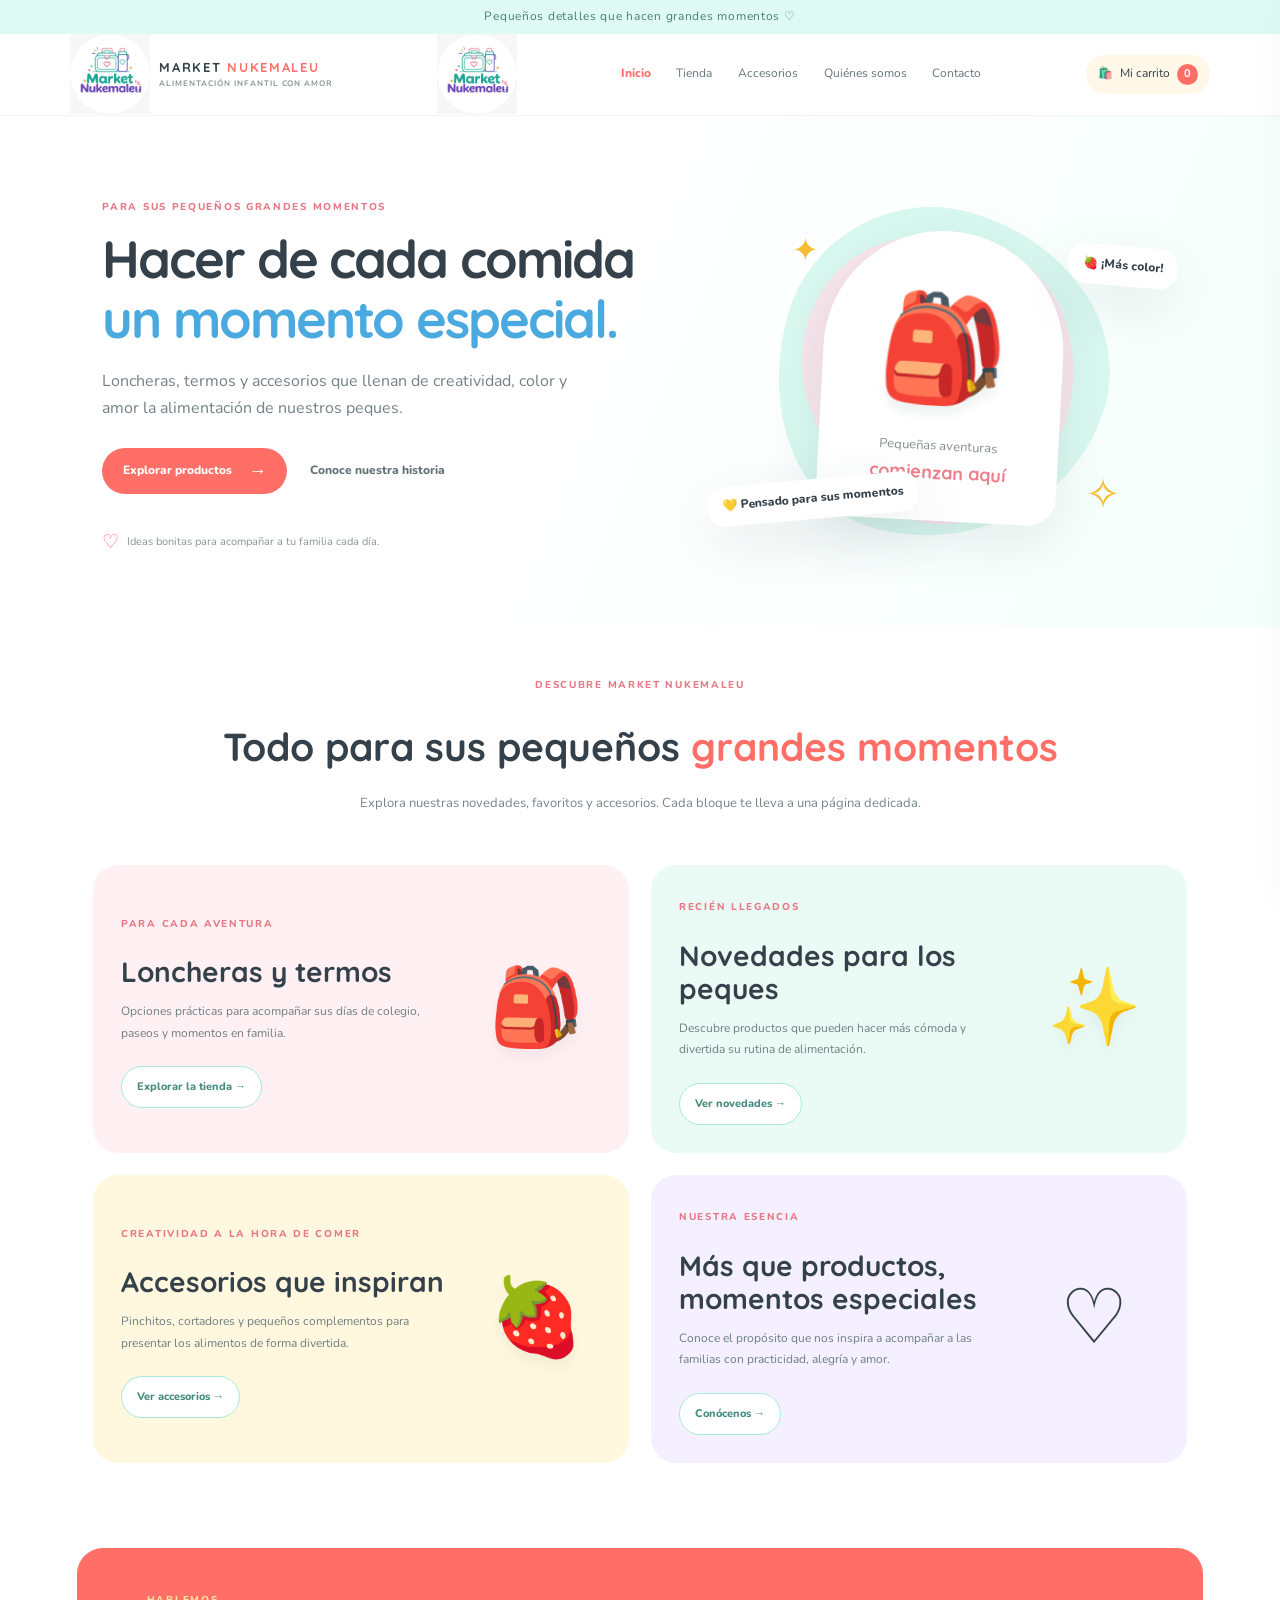
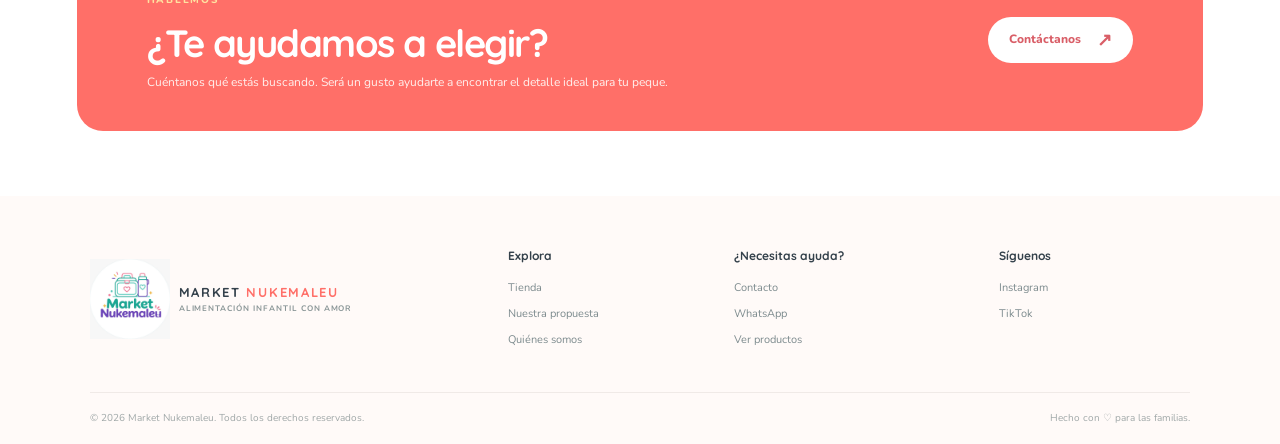
<file: index.html>
<!doctype html>
<html lang="es"><head><meta charset="utf-8"><meta name="viewport" content="width=device-width, initial-scale=1"><meta name="theme-color" content="#a5f5e2"><meta name="description" content="Loncheras, termos y accesorios infantiles para hacer de cada comida un momento especial. Market Nukemaleu."><title>Inicio | Market Nukemaleu</title><link rel="preconnect" href="https://fonts.googleapis.com"><link rel="preconnect" href="https://fonts.gstatic.com" crossorigin><link href="https://fonts.googleapis.com/css2?family=Nunito:wght@400;500;600;700;800&family=Quicksand:wght@500;600;700&display=swap" rel="stylesheet"><link rel="stylesheet" href="styles.css"></head><body>
  <div class="announcement">Pequeños detalles que hacen grandes momentos ♡</div>
  <header class="site-header">
    <a class="brand" href="index.html" aria-label="Market Nukemaleu, inicio"><img class="brand-logo" src="imagenes/Logo%20Market%20Nukemaleu.jpeg" alt="Logo Market Nukemaleu"><span class="brand-name">MARKET <b>NUKEMALEU</b><small>ALIMENTACIÓN INFANTIL CON AMOR</small></span></a>
   <img class="brand-logo" src="imagenes/Logo%20Market%20Nukemaleu.jpeg" alt="Logo Market Nukemaleu">
    <button class="menu-toggle" id="menuToggle" aria-label="Abrir menú" aria-expanded="false">☰</button>
    <nav class="main-nav" id="mainNav">
      <a href="index.html" data-page="index.html">Inicio</a><a href="tienda.html" data-page="tienda.html">Tienda</a><a href="accesorios.html" data-page="accesorios.html">Accesorios</a><a href="quienes-somos.html" data-page="quienes-somos.html">Quiénes somos</a><a href="contacto.html" data-page="contacto.html">Contacto</a>
    </nav>
    <button class="cart-button" id="openCart" aria-label="Abrir carrito"><span aria-hidden="true">🛍️</span><span>Mi carrito</span><b id="cartCount">0</b></button>
  </header>
  <main>
    <section class="hero" id="inicio"><div class="hero-copy"><span class="eyebrow">PARA SUS PEQUEÑOS GRANDES MOMENTOS</span><h1>Hacer de cada comida<br><em>un momento especial.</em></h1><p>Loncheras, termos y accesorios que llenan de creatividad, color y amor la alimentación de nuestros peques.</p><div class="hero-actions"><a class="button button-primary" href="tienda.html">Explorar productos <span>→</span></a><a class="text-link" href="quienes-somos.html">Conoce nuestra historia</a></div><div class="hero-note"><span>♡</span> Ideas bonitas para acompañar a tu familia cada día.</div></div><div class="hero-art"><div class="blob blob-one"></div><div class="blob blob-two"></div><div class="hero-card hero-card-main"><div class="hero-illustration">🎒</div><span>Pequeñas aventuras</span><strong>comienzan aquí</strong></div><div class="floating-tag tag-top">🍓 ¡Más color!</div><div class="floating-tag tag-bottom">💛 Pensado para sus momentos</div><span class="sparkle sparkle-one">✦</span><span class="sparkle sparkle-two">✧</span></div></section>
    <section class="home-widgets-intro"><span class="eyebrow">DESCUBRE MARKET NUKEMALEU</span><h2>Todo para sus pequeños <em>grandes momentos</em></h2><p>Explora nuestras novedades, favoritos y accesorios. Cada bloque te lleva a una página dedicada.</p></section>
    <section id="homeWidgets" class="home-widgets" aria-live="polite"></section>
    <section class="contact-section"><div><span class="eyebrow">HABLEMOS</span><h2>¿Te ayudamos a elegir?</h2><p>Cuéntanos qué estás buscando. Será un gusto ayudarte a encontrar el detalle ideal para tu peque.</p></div><a class="button button-light" href="contacto.html">Contáctanos <span>↗</span></a></section>
  </main>
  <footer class="site-footer">
    <div class="footer-main">
     <a class="brand" href="index.html" aria-label="Market Nukemaleu, inicio"><img class="brand-logo" src="imagenes/Logo%20Market%20Nukemaleu.jpeg" alt="Logo Market Nukemaleu"><span class="brand-name">MARKET <b>NUKEMALEU</b><small>ALIMENTACIÓN INFANTIL CON AMOR</small></span></a>
      <div><h3>Explora</h3><a href="tienda.html">Tienda</a><a href="quienes-somos.html">Nuestra propuesta</a><a href="quienes-somos.html">Quiénes somos</a></div>
      <div><h3>¿Necesitas ayuda?</h3><a href="contacto.html">Contacto</a><a href="https://wa.me/573052443283" target="_blank" rel="noopener">WhatsApp</a><a href="tienda.html">Ver productos</a></div>
      <div><h3>Síguenos</h3><a href="https://www.instagram.com/market_nukemaleu/" target="_blank" rel="noopener">Instagram</a><a href="https://www.tiktok.com/" target="_blank" rel="noopener">TikTok</a></div>
    </div>
    <div class="footer-bottom"><span>© <span id="year"></span> Market Nukemaleu. Todos los derechos reservados.</span><span>Hecho con ♡ para las familias.</span></div>
  </footer>


  <div class="cart-backdrop" id="cartBackdrop"></div>
  <aside class="cart-drawer" id="cartDrawer" aria-label="Carrito de compras" aria-hidden="true">
    <div class="cart-header"><div><span class="eyebrow">TU SELECCIÓN</span><h2>Mi carrito <span id="drawerCount">(0)</span></h2></div><button id="closeCart" class="close-cart" aria-label="Cerrar carrito">×</button></div>
    <div id="cartItems" class="cart-items"></div>
    <div class="cart-footer"><div class="cart-total"><span>Total estimado</span><strong id="cartTotal">$0</strong></div><p>El envío se confirma según tu ubicación. El pedido se revisará por WhatsApp antes del pago.</p><button id="checkoutButton" class="button button-primary checkout-button">Continuar por WhatsApp <span>↗</span></button><button id="continueShopping" class="continue-button">Seguir mirando productos</button></div>
  </aside>
  <div class="toast" id="toast" role="status"></div>

  <script src="catalog.js"></script><script src="home-widgets.js"></script><script src="app.js"></script></body></html>
</file>
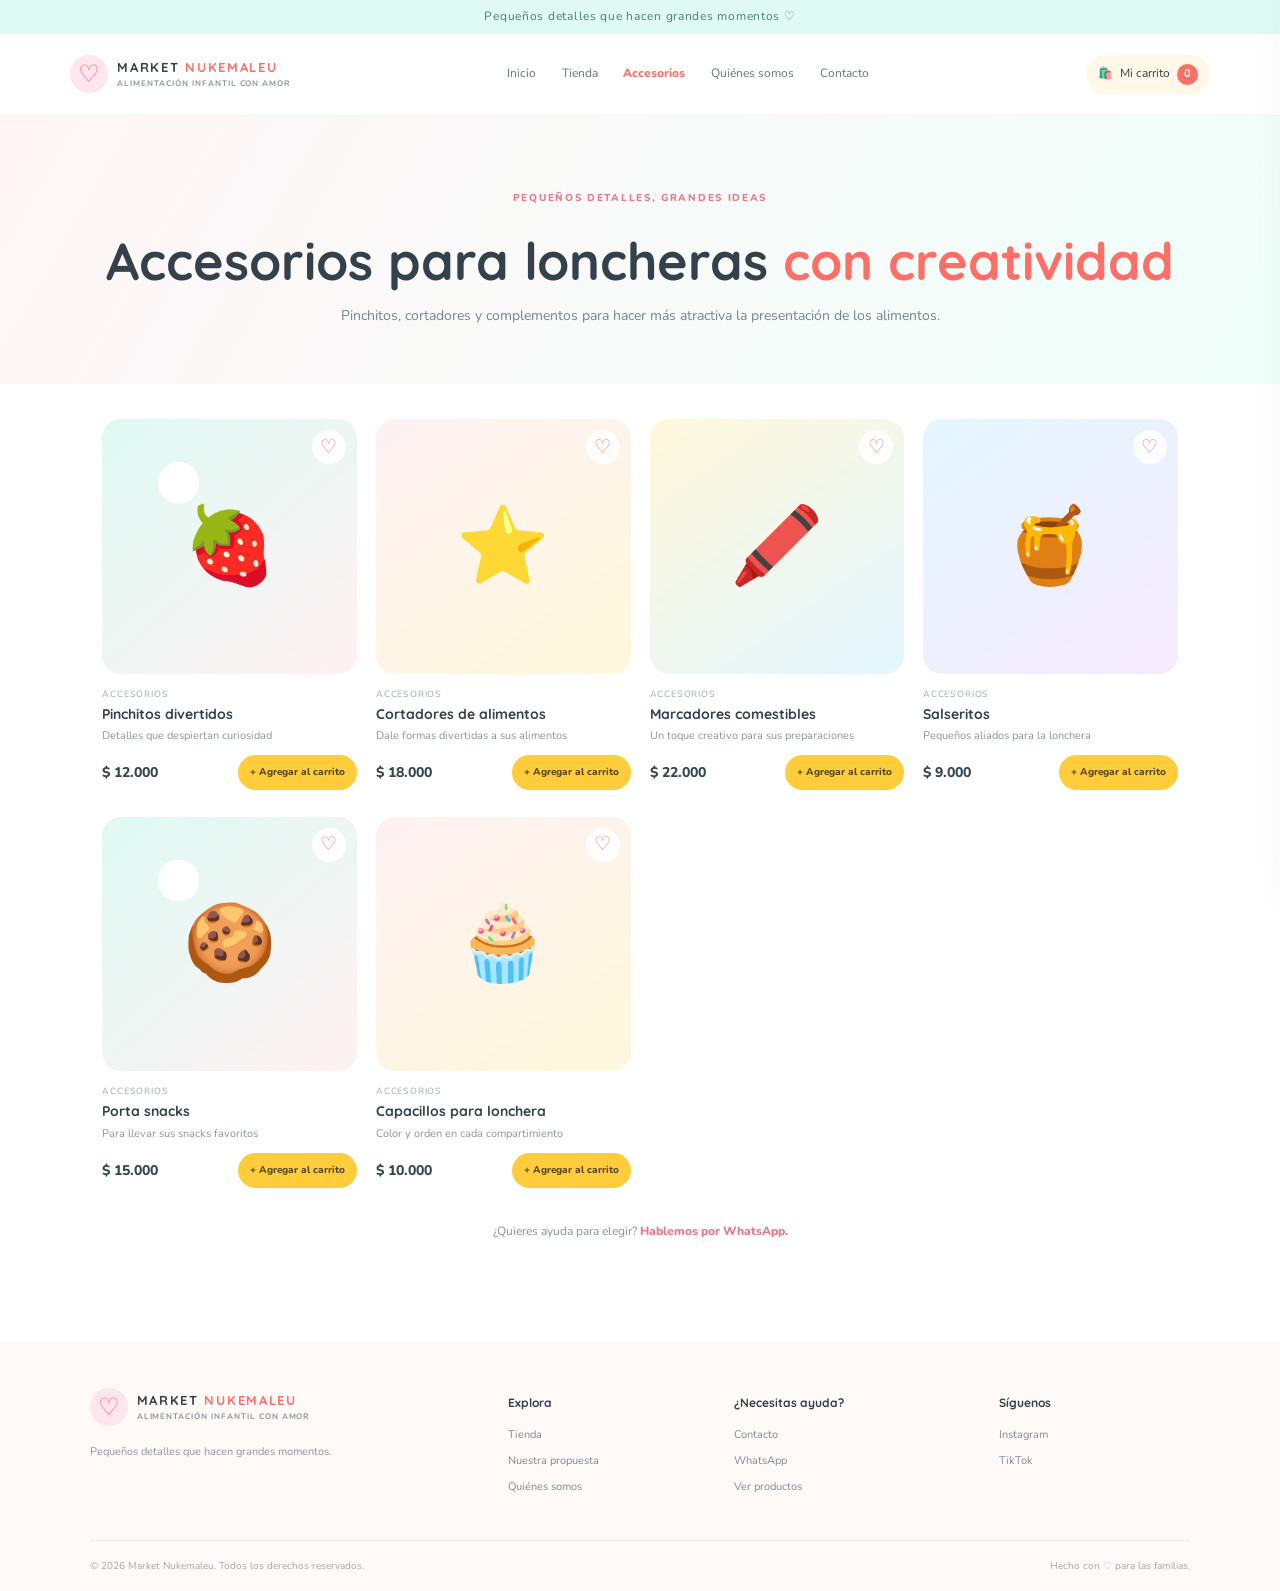
<file: accesorios.html>
<!doctype html>
<html lang="es"><head><meta charset="utf-8"><meta name="viewport" content="width=device-width, initial-scale=1"><meta name="theme-color" content="#a5f5e2"><meta name="description" content="Loncheras, termos y accesorios infantiles para hacer de cada comida un momento especial. Market Nukemaleu."><title>Accesorios | Market Nukemaleu</title><link rel="preconnect" href="https://fonts.googleapis.com"><link rel="preconnect" href="https://fonts.gstatic.com" crossorigin><link href="https://fonts.googleapis.com/css2?family=Nunito:wght@400;500;600;700;800&family=Quicksand:wght@500;600;700&display=swap" rel="stylesheet"><link rel="stylesheet" href="styles.css"></head><body data-page="accessories">
  <div class="announcement">Pequeños detalles que hacen grandes momentos ♡</div>
  <header class="site-header">
    <a class="brand" href="index.html" aria-label="Market Nukemaleu, inicio"><span class="brand-mark">♡</span><span class="brand-name">MARKET <b>NUKEMALEU</b><small>ALIMENTACIÓN INFANTIL CON AMOR</small></span></a>
    <button class="menu-toggle" id="menuToggle" aria-label="Abrir menú" aria-expanded="false">☰</button>
    <nav class="main-nav" id="mainNav">
      <a href="index.html" data-page="index.html">Inicio</a><a href="tienda.html" data-page="tienda.html">Tienda</a><a href="accesorios.html" data-page="accesorios.html">Accesorios</a><a href="quienes-somos.html" data-page="quienes-somos.html">Quiénes somos</a><a href="contacto.html" data-page="contacto.html">Contacto</a>
    </nav>
    <button class="cart-button" id="openCart" aria-label="Abrir carrito"><span aria-hidden="true">🛍️</span><span>Mi carrito</span><b id="cartCount">0</b></button>
  </header>
  <main>
    <section class="page-banner"><span class="eyebrow">PEQUEÑOS DETALLES, GRANDES IDEAS</span><h1>Accesorios para loncheras <em>con creatividad</em></h1><p>Pinchitos, cortadores y complementos para hacer más atractiva la presentación de los alimentos.</p></section>
    <section class="section shop-section"><div class="product-grid" id="productGrid" aria-live="polite"></div><p class="catalog-note">¿Quieres ayuda para elegir? <a href="contacto.html">Hablemos por WhatsApp.</a></p></section>
  </main>
  <footer class="site-footer">
    <div class="footer-main">
      <div class="footer-brand"><a class="brand" href="index.html"><span class="brand-mark">♡</span><span class="brand-name">MARKET <b>NUKEMALEU</b><small>ALIMENTACIÓN INFANTIL CON AMOR</small></span></a><p>Pequeños detalles que hacen grandes momentos.</p></div>
      <div><h3>Explora</h3><a href="tienda.html">Tienda</a><a href="quienes-somos.html">Nuestra propuesta</a><a href="quienes-somos.html">Quiénes somos</a></div>
      <div><h3>¿Necesitas ayuda?</h3><a href="contacto.html">Contacto</a><a href="https://wa.me/573052443283" target="_blank" rel="noopener">WhatsApp</a><a href="tienda.html">Ver productos</a></div>
      <div><h3>Síguenos</h3><a href="https://www.instagram.com/market_nukemaleu/" target="_blank" rel="noopener">Instagram</a><a href="https://www.tiktok.com/" target="_blank" rel="noopener">TikTok</a></div>
    </div>
    <div class="footer-bottom"><span>© <span id="year"></span> Market Nukemaleu. Todos los derechos reservados.</span><span>Hecho con ♡ para las familias.</span></div>
  </footer>


  <div class="cart-backdrop" id="cartBackdrop"></div>
  <aside class="cart-drawer" id="cartDrawer" aria-label="Carrito de compras" aria-hidden="true">
    <div class="cart-header"><div><span class="eyebrow">TU SELECCIÓN</span><h2>Mi carrito <span id="drawerCount">(0)</span></h2></div><button id="closeCart" class="close-cart" aria-label="Cerrar carrito">×</button></div>
    <div id="cartItems" class="cart-items"></div>
    <div class="cart-footer"><div class="cart-total"><span>Total estimado</span><strong id="cartTotal">$0</strong></div><p>El envío se confirma según tu ubicación. El pedido se revisará por WhatsApp antes del pago.</p><button id="checkoutButton" class="button button-primary checkout-button">Continuar por WhatsApp <span>↗</span></button><button id="continueShopping" class="continue-button">Seguir mirando productos</button></div>
  </aside>
  <div class="toast" id="toast" role="status"></div>

  <script src="catalog.js"></script><script src="home-widgets.js"></script><script src="app.js"></script></body></html>
</file>
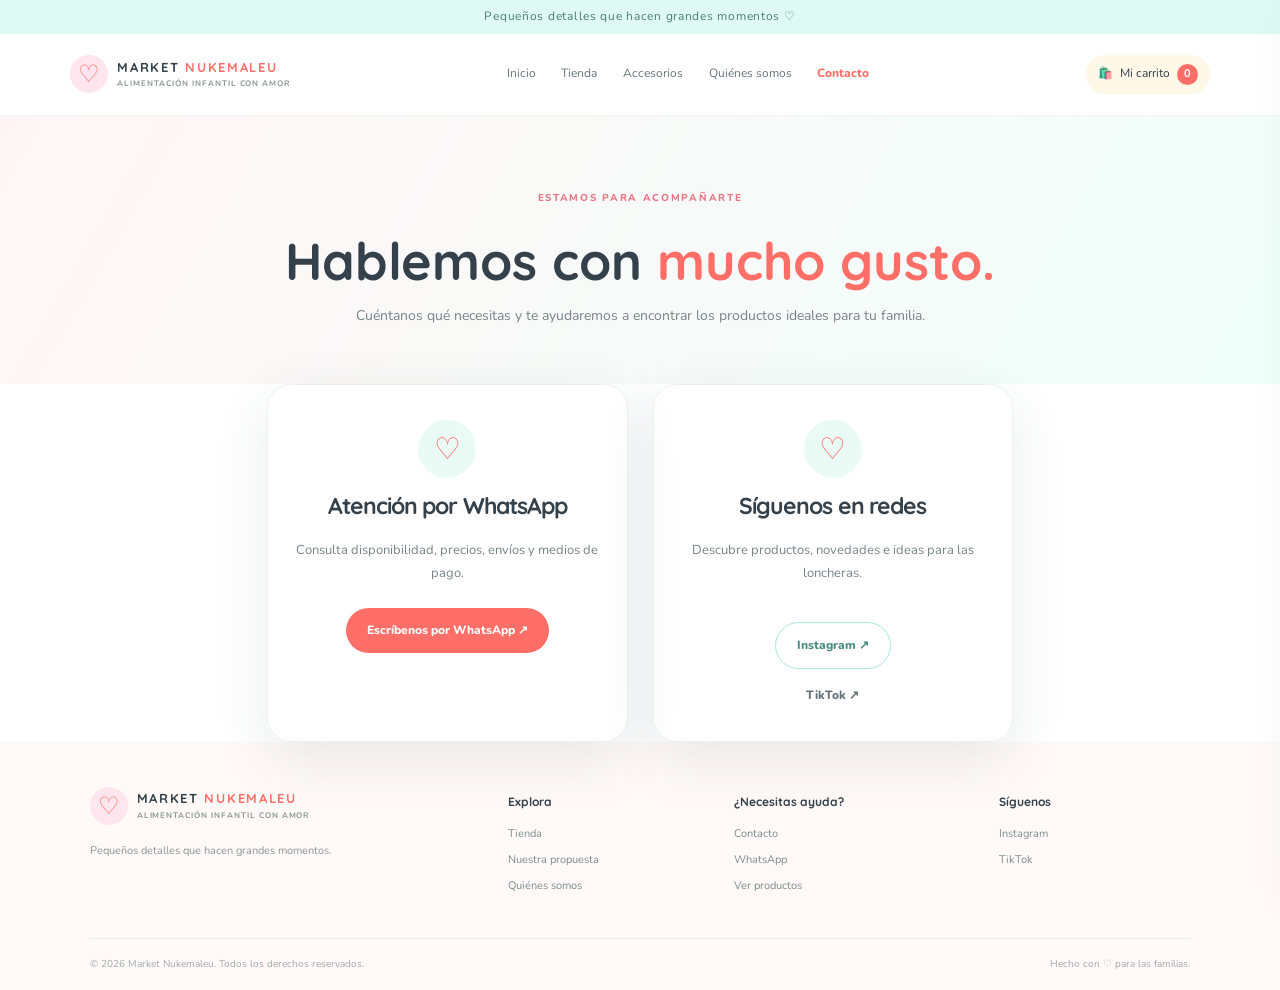
<file: contacto.html>
<!doctype html>
<html lang="es"><head><meta charset="utf-8"><meta name="viewport" content="width=device-width, initial-scale=1"><meta name="theme-color" content="#a5f5e2"><meta name="description" content="Loncheras, termos y accesorios infantiles para hacer de cada comida un momento especial. Market Nukemaleu."><title>Contacto | Market Nukemaleu</title><link rel="preconnect" href="https://fonts.googleapis.com"><link rel="preconnect" href="https://fonts.gstatic.com" crossorigin><link href="https://fonts.googleapis.com/css2?family=Nunito:wght@400;500;600;700;800&family=Quicksand:wght@500;600;700&display=swap" rel="stylesheet"><link rel="stylesheet" href="styles.css"></head><body>
  <div class="announcement">Pequeños detalles que hacen grandes momentos ♡</div>
  <header class="site-header">
    <a class="brand" href="index.html" aria-label="Market Nukemaleu, inicio"><span class="brand-mark">♡</span><span class="brand-name">MARKET <b>NUKEMALEU</b><small>ALIMENTACIÓN INFANTIL CON AMOR</small></span></a>
    <button class="menu-toggle" id="menuToggle" aria-label="Abrir menú" aria-expanded="false">☰</button>
    <nav class="main-nav" id="mainNav">
      <a href="index.html" data-page="index.html">Inicio</a><a href="tienda.html" data-page="tienda.html">Tienda</a><a href="accesorios.html" data-page="accesorios.html">Accesorios</a><a href="quienes-somos.html" data-page="quienes-somos.html">Quiénes somos</a><a href="contacto.html" data-page="contacto.html">Contacto</a>
    </nav>
    <button class="cart-button" id="openCart" aria-label="Abrir carrito"><span aria-hidden="true">🛍️</span><span>Mi carrito</span><b id="cartCount">0</b></button>
  </header>
  <main>
    <section class="page-banner"><span class="eyebrow">ESTAMOS PARA ACOMPAÑARTE</span><h1>Hablemos con <em>mucho gusto.</em></h1><p>Cuéntanos qué necesitas y te ayudaremos a encontrar los productos ideales para tu familia.</p></section>
    <section class="contact-page section"><div class="contact-card"><div class="contact-icon">♡</div><h2>Atención por WhatsApp</h2><p>Consulta disponibilidad, precios, envíos y medios de pago.</p><a class="button button-primary" href="https://wa.me/573052443283?text=Hola%20Market%20Nukemaleu%2C%20quiero%20informaci%C3%B3n%20sobre%20sus%20productos." target="_blank" rel="noopener">Escríbenos por WhatsApp ↗</a></div><div class="contact-card"><div class="contact-icon">♡</div><h2>Síguenos en redes</h2><p>Descubre productos, novedades e ideas para las loncheras.</p><a class="button button-outline" href="https://www.instagram.com/market_nukemaleu/" target="_blank" rel="noopener">Instagram ↗</a><a class="text-link" href="https://www.tiktok.com/" target="_blank" rel="noopener">TikTok ↗</a></div></section>
  </main>
  <footer class="site-footer">
    <div class="footer-main">
      <div class="footer-brand"><a class="brand" href="index.html"><span class="brand-mark">♡</span><span class="brand-name">MARKET <b>NUKEMALEU</b><small>ALIMENTACIÓN INFANTIL CON AMOR</small></span></a><p>Pequeños detalles que hacen grandes momentos.</p></div>
      <div><h3>Explora</h3><a href="tienda.html">Tienda</a><a href="quienes-somos.html">Nuestra propuesta</a><a href="quienes-somos.html">Quiénes somos</a></div>
      <div><h3>¿Necesitas ayuda?</h3><a href="contacto.html">Contacto</a><a href="https://wa.me/573052443283" target="_blank" rel="noopener">WhatsApp</a><a href="tienda.html">Ver productos</a></div>
      <div><h3>Síguenos</h3><a href="https://www.instagram.com/market_nukemaleu/" target="_blank" rel="noopener">Instagram</a><a href="https://www.tiktok.com/" target="_blank" rel="noopener">TikTok</a></div>
    </div>
    <div class="footer-bottom"><span>© <span id="year"></span> Market Nukemaleu. Todos los derechos reservados.</span><span>Hecho con ♡ para las familias.</span></div>
  </footer>


  <div class="cart-backdrop" id="cartBackdrop"></div>
  <aside class="cart-drawer" id="cartDrawer" aria-label="Carrito de compras" aria-hidden="true">
    <div class="cart-header"><div><span class="eyebrow">TU SELECCIÓN</span><h2>Mi carrito <span id="drawerCount">(0)</span></h2></div><button id="closeCart" class="close-cart" aria-label="Cerrar carrito">×</button></div>
    <div id="cartItems" class="cart-items"></div>
    <div class="cart-footer"><div class="cart-total"><span>Total estimado</span><strong id="cartTotal">$0</strong></div><p>El envío se confirma según tu ubicación. El pedido se revisará por WhatsApp antes del pago.</p><button id="checkoutButton" class="button button-primary checkout-button">Continuar por WhatsApp <span>↗</span></button><button id="continueShopping" class="continue-button">Seguir mirando productos</button></div>
  </aside>
  <div class="toast" id="toast" role="status"></div>

  <script src="catalog.js"></script><script src="home-widgets.js"></script><script src="app.js"></script></body></html>
</file>
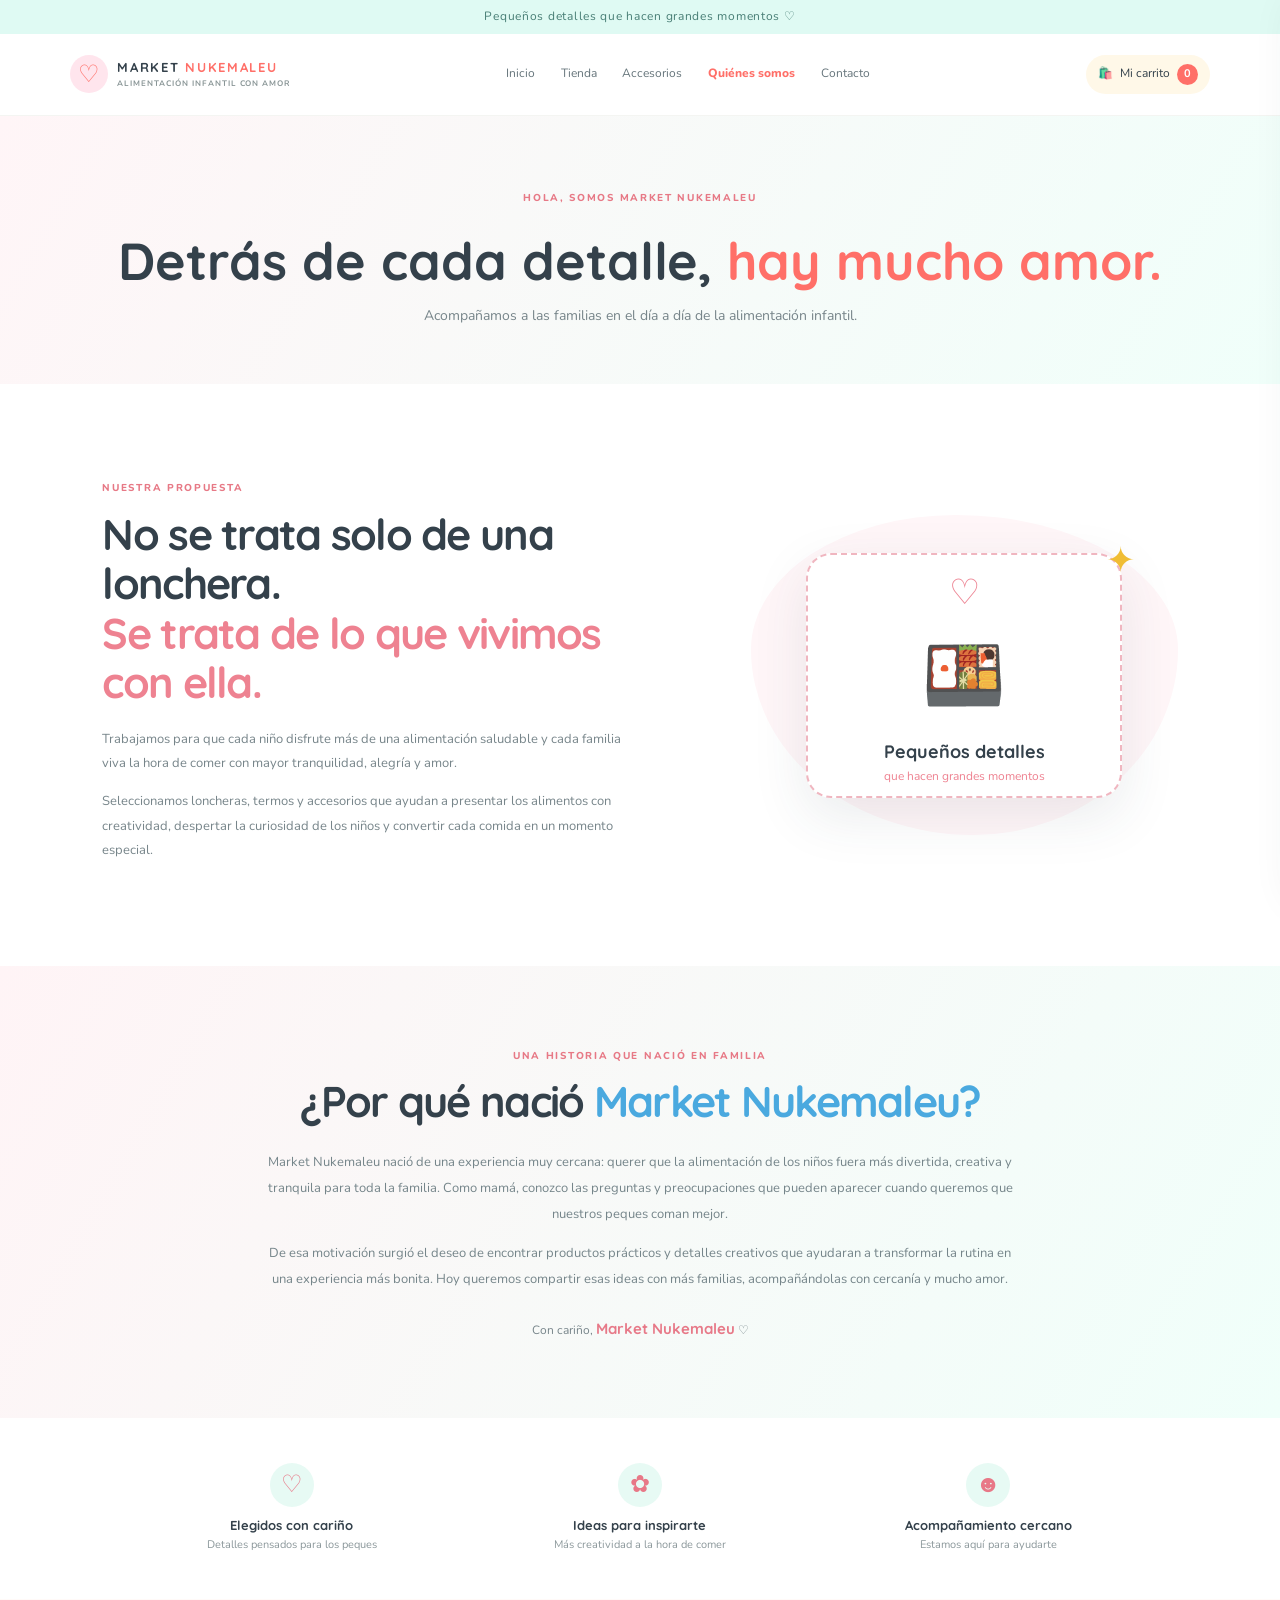
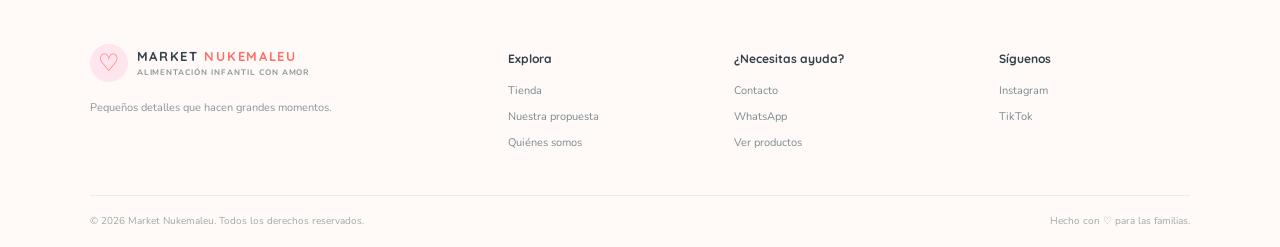
<file: quienes-somos.html>
<!doctype html>
<html lang="es"><head><meta charset="utf-8"><meta name="viewport" content="width=device-width, initial-scale=1"><meta name="theme-color" content="#a5f5e2"><meta name="description" content="Loncheras, termos y accesorios infantiles para hacer de cada comida un momento especial. Market Nukemaleu."><title>Quiénes somos | Market Nukemaleu</title><link rel="preconnect" href="https://fonts.googleapis.com"><link rel="preconnect" href="https://fonts.gstatic.com" crossorigin><link href="https://fonts.googleapis.com/css2?family=Nunito:wght@400;500;600;700;800&family=Quicksand:wght@500;600;700&display=swap" rel="stylesheet"><link rel="stylesheet" href="styles.css"></head><body>
  <div class="announcement">Pequeños detalles que hacen grandes momentos ♡</div>
  <header class="site-header">
    <a class="brand" href="index.html" aria-label="Market Nukemaleu, inicio"><span class="brand-mark">♡</span><span class="brand-name">MARKET <b>NUKEMALEU</b><small>ALIMENTACIÓN INFANTIL CON AMOR</small></span></a>
    <button class="menu-toggle" id="menuToggle" aria-label="Abrir menú" aria-expanded="false">☰</button>
    <nav class="main-nav" id="mainNav">
      <a href="index.html" data-page="index.html">Inicio</a><a href="tienda.html" data-page="tienda.html">Tienda</a><a href="accesorios.html" data-page="accesorios.html">Accesorios</a><a href="quienes-somos.html" data-page="quienes-somos.html">Quiénes somos</a><a href="contacto.html" data-page="contacto.html">Contacto</a>
    </nav>
    <button class="cart-button" id="openCart" aria-label="Abrir carrito"><span aria-hidden="true">🛍️</span><span>Mi carrito</span><b id="cartCount">0</b></button>
  </header>
  <main>
    <section class="page-banner"><span class="eyebrow">HOLA, SOMOS MARKET NUKEMALEU</span><h1>Detrás de cada detalle, <em>hay mucho amor.</em></h1><p>Acompañamos a las familias en el día a día de la alimentación infantil.</p></section>
    <section class="about-section section"><div class="about-copy"><span class="eyebrow">NUESTRA PROPUESTA</span><h2>No se trata solo de una lonchera.<br><em>Se trata de lo que vivimos con ella.</em></h2><p>Trabajamos para que cada niño disfrute más de una alimentación saludable y cada familia viva la hora de comer con mayor tranquilidad, alegría y amor.</p><p>Seleccionamos loncheras, termos y accesorios que ayudan a presentar los alimentos con creatividad, despertar la curiosidad de los niños y convertir cada comida en un momento especial.</p></div><div class="about-visual"><div class="about-frame"><span class="about-heart">♡</span><span class="about-emoji">🍱</span><h3>Pequeños detalles</h3><p>que hacen grandes momentos</p></div><span class="mini-star">✦</span></div></section>
    <section class="story-section"><div class="story-inner"><span class="eyebrow">UNA HISTORIA QUE NACIÓ EN FAMILIA</span><h2>¿Por qué nació <em>Market Nukemaleu?</em></h2><p>Market Nukemaleu nació de una experiencia muy cercana: querer que la alimentación de los niños fuera más divertida, creativa y tranquila para toda la familia. Como mamá, conozco las preguntas y preocupaciones que pueden aparecer cuando queremos que nuestros peques coman mejor.</p><p>De esa motivación surgió el deseo de encontrar productos prácticos y detalles creativos que ayudaran a transformar la rutina en una experiencia más bonita. Hoy queremos compartir esas ideas con más familias, acompañándolas con cercanía y mucho amor.</p><div class="story-signature">Con cariño, <strong>Market Nukemaleu</strong> ♡</div></div></section>
    <section class="promise-row"><div><span>♡</span><b>Elegidos con cariño</b><small>Detalles pensados para los peques</small></div><div><span>✿</span><b>Ideas para inspirarte</b><small>Más creatividad a la hora de comer</small></div><div><span>☻</span><b>Acompañamiento cercano</b><small>Estamos aquí para ayudarte</small></div></section>
  </main>
  <footer class="site-footer">
    <div class="footer-main">
      <div class="footer-brand"><a class="brand" href="index.html"><span class="brand-mark">♡</span><span class="brand-name">MARKET <b>NUKEMALEU</b><small>ALIMENTACIÓN INFANTIL CON AMOR</small></span></a><p>Pequeños detalles que hacen grandes momentos.</p></div>
      <div><h3>Explora</h3><a href="tienda.html">Tienda</a><a href="quienes-somos.html">Nuestra propuesta</a><a href="quienes-somos.html">Quiénes somos</a></div>
      <div><h3>¿Necesitas ayuda?</h3><a href="contacto.html">Contacto</a><a href="https://wa.me/573052443283" target="_blank" rel="noopener">WhatsApp</a><a href="tienda.html">Ver productos</a></div>
      <div><h3>Síguenos</h3><a href="https://www.instagram.com/market_nukemaleu/" target="_blank" rel="noopener">Instagram</a><a href="https://www.tiktok.com/" target="_blank" rel="noopener">TikTok</a></div>
    </div>
    <div class="footer-bottom"><span>© <span id="year"></span> Market Nukemaleu. Todos los derechos reservados.</span><span>Hecho con ♡ para las familias.</span></div>
  </footer>


  <div class="cart-backdrop" id="cartBackdrop"></div>
  <aside class="cart-drawer" id="cartDrawer" aria-label="Carrito de compras" aria-hidden="true">
    <div class="cart-header"><div><span class="eyebrow">TU SELECCIÓN</span><h2>Mi carrito <span id="drawerCount">(0)</span></h2></div><button id="closeCart" class="close-cart" aria-label="Cerrar carrito">×</button></div>
    <div id="cartItems" class="cart-items"></div>
    <div class="cart-footer"><div class="cart-total"><span>Total estimado</span><strong id="cartTotal">$0</strong></div><p>El envío se confirma según tu ubicación. El pedido se revisará por WhatsApp antes del pago.</p><button id="checkoutButton" class="button button-primary checkout-button">Continuar por WhatsApp <span>↗</span></button><button id="continueShopping" class="continue-button">Seguir mirando productos</button></div>
  </aside>
  <div class="toast" id="toast" role="status"></div>

  <script src="catalog.js"></script><script src="home-widgets.js"></script><script src="app.js"></script></body></html>
</file>
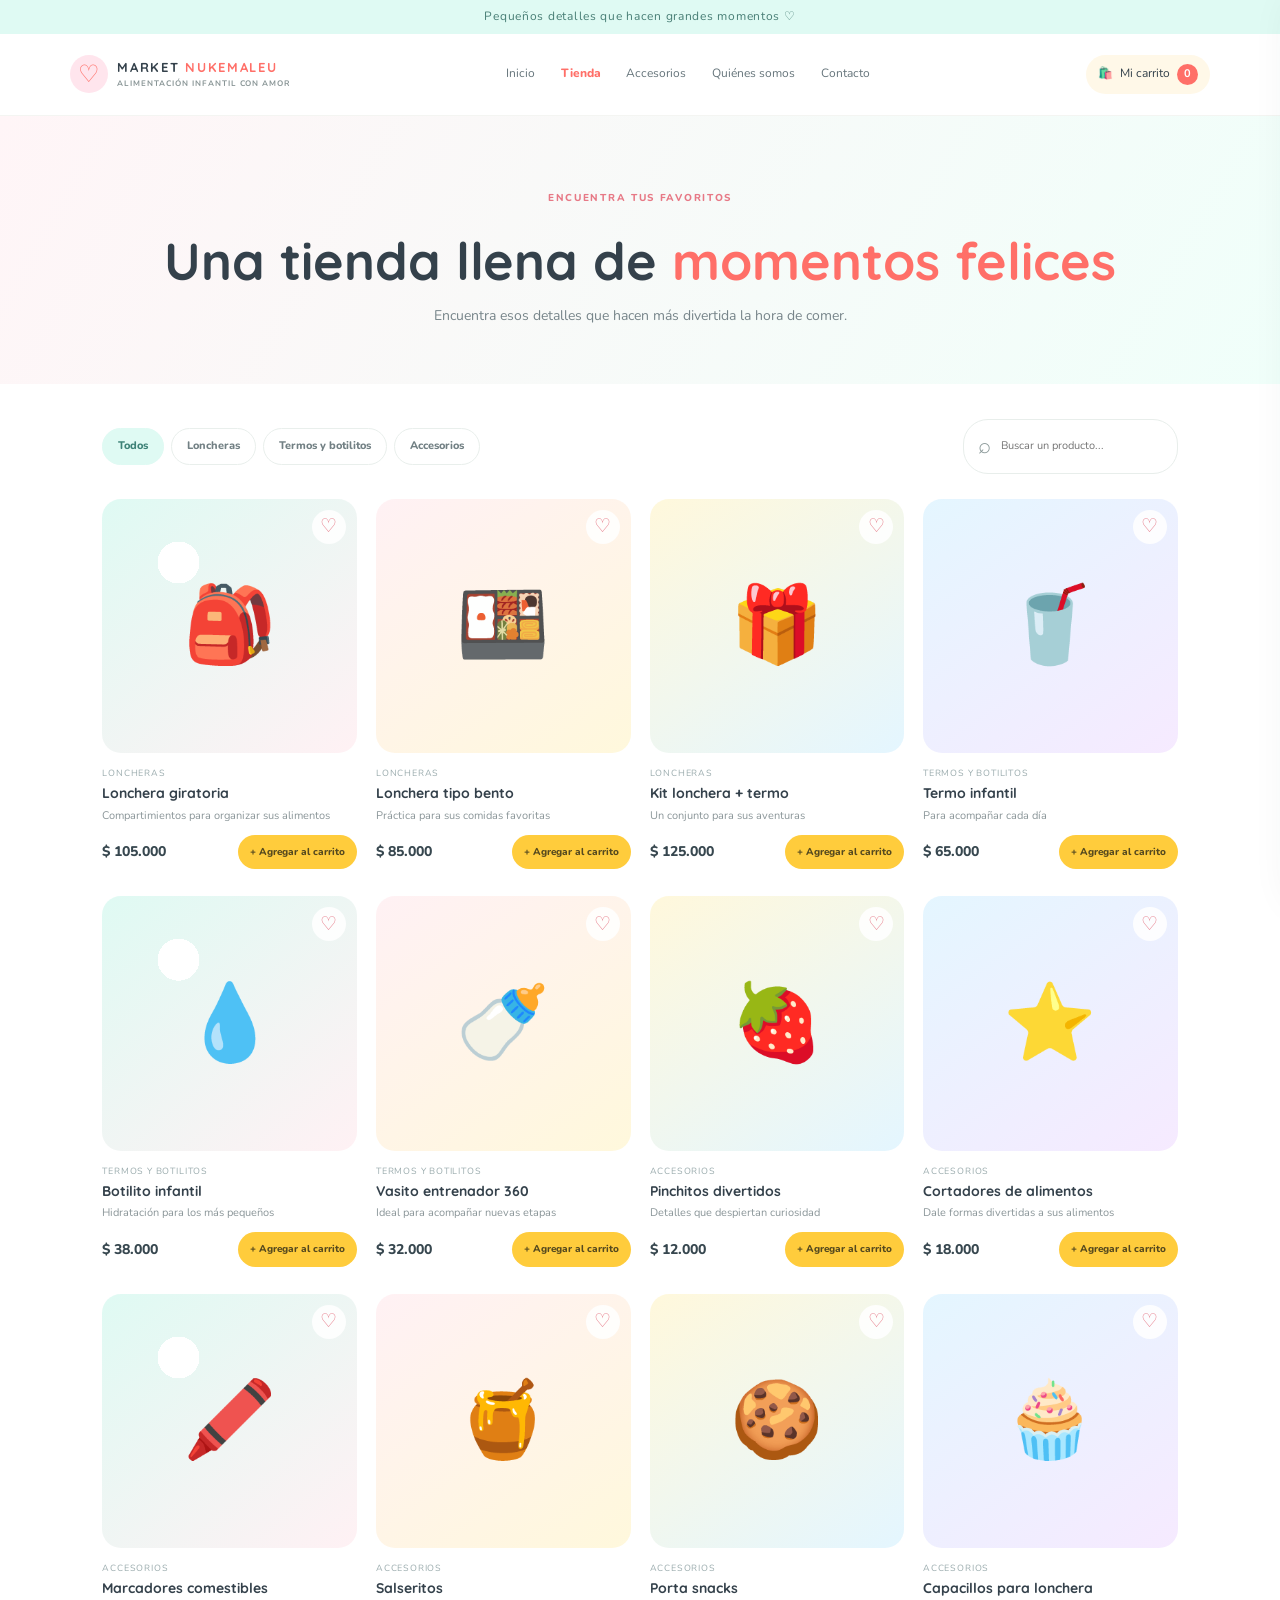
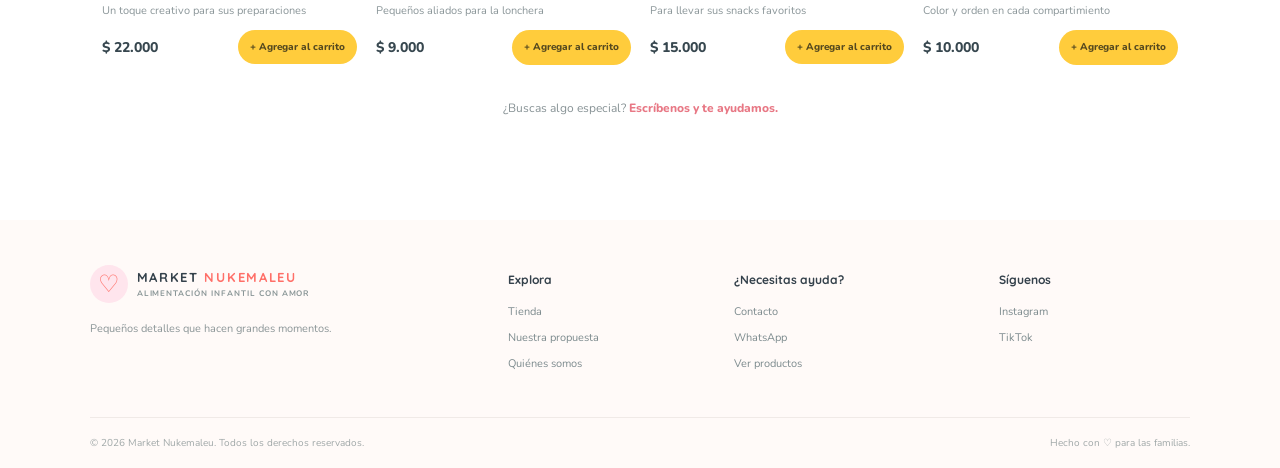
<file: tienda.html>
<!doctype html>
<html lang="es"><head><meta charset="utf-8"><meta name="viewport" content="width=device-width, initial-scale=1"><meta name="theme-color" content="#a5f5e2"><meta name="description" content="Loncheras, termos y accesorios infantiles para hacer de cada comida un momento especial. Market Nukemaleu."><title>Tienda | Market Nukemaleu</title><link rel="preconnect" href="https://fonts.googleapis.com"><link rel="preconnect" href="https://fonts.gstatic.com" crossorigin><link href="https://fonts.googleapis.com/css2?family=Nunito:wght@400;500;600;700;800&family=Quicksand:wght@500;600;700&display=swap" rel="stylesheet"><link rel="stylesheet" href="styles.css"></head><body data-page="shop">
  <div class="announcement">Pequeños detalles que hacen grandes momentos ♡</div>
  <header class="site-header">
    <a class="brand" href="index.html" aria-label="Market Nukemaleu, inicio"><span class="brand-mark">♡</span><span class="brand-name">MARKET <b>NUKEMALEU</b><small>ALIMENTACIÓN INFANTIL CON AMOR</small></span></a>
    <button class="menu-toggle" id="menuToggle" aria-label="Abrir menú" aria-expanded="false">☰</button>
    <nav class="main-nav" id="mainNav">
      <a href="index.html" data-page="index.html">Inicio</a><a href="tienda.html" data-page="tienda.html">Tienda</a><a href="accesorios.html" data-page="accesorios.html">Accesorios</a><a href="quienes-somos.html" data-page="quienes-somos.html">Quiénes somos</a><a href="contacto.html" data-page="contacto.html">Contacto</a>
    </nav>
    <button class="cart-button" id="openCart" aria-label="Abrir carrito"><span aria-hidden="true">🛍️</span><span>Mi carrito</span><b id="cartCount">0</b></button>
  </header>
  <main>
    <section class="page-banner"><span class="eyebrow">ENCUENTRA TUS FAVORITOS</span><h1>Una tienda llena de <em>momentos felices</em></h1><p>Encuentra esos detalles que hacen más divertida la hora de comer.</p></section>
    <section class="section shop-section"><div class="shop-tools"><div class="filter-tabs" id="categoryFilters"><button class="filter active" data-category="Todos">Todos</button><button class="filter" data-category="Loncheras">Loncheras</button><button class="filter" data-category="Termos y botilitos">Termos y botilitos</button><button class="filter" data-category="Accesorios">Accesorios</button></div><label class="search-box"><span>⌕</span><input id="productSearch" type="search" placeholder="Buscar un producto..." aria-label="Buscar productos"></label></div><div class="product-grid" id="productGrid" aria-live="polite"></div><p class="catalog-note">¿Buscas algo especial? <a href="contacto.html">Escríbenos y te ayudamos.</a></p></section>
  </main>
  <footer class="site-footer">
    <div class="footer-main">
      <div class="footer-brand"><a class="brand" href="index.html"><span class="brand-mark">♡</span><span class="brand-name">MARKET <b>NUKEMALEU</b><small>ALIMENTACIÓN INFANTIL CON AMOR</small></span></a><p>Pequeños detalles que hacen grandes momentos.</p></div>
      <div><h3>Explora</h3><a href="tienda.html">Tienda</a><a href="quienes-somos.html">Nuestra propuesta</a><a href="quienes-somos.html">Quiénes somos</a></div>
      <div><h3>¿Necesitas ayuda?</h3><a href="contacto.html">Contacto</a><a href="https://wa.me/573052443283" target="_blank" rel="noopener">WhatsApp</a><a href="tienda.html">Ver productos</a></div>
      <div><h3>Síguenos</h3><a href="https://www.instagram.com/market_nukemaleu/" target="_blank" rel="noopener">Instagram</a><a href="https://www.tiktok.com/" target="_blank" rel="noopener">TikTok</a></div>
    </div>
    <div class="footer-bottom"><span>© <span id="year"></span> Market Nukemaleu. Todos los derechos reservados.</span><span>Hecho con ♡ para las familias.</span></div>
  </footer>


  <div class="cart-backdrop" id="cartBackdrop"></div>
  <aside class="cart-drawer" id="cartDrawer" aria-label="Carrito de compras" aria-hidden="true">
    <div class="cart-header"><div><span class="eyebrow">TU SELECCIÓN</span><h2>Mi carrito <span id="drawerCount">(0)</span></h2></div><button id="closeCart" class="close-cart" aria-label="Cerrar carrito">×</button></div>
    <div id="cartItems" class="cart-items"></div>
    <div class="cart-footer"><div class="cart-total"><span>Total estimado</span><strong id="cartTotal">$0</strong></div><p>El envío se confirma según tu ubicación. El pedido se revisará por WhatsApp antes del pago.</p><button id="checkoutButton" class="button button-primary checkout-button">Continuar por WhatsApp <span>↗</span></button><button id="continueShopping" class="continue-button">Seguir mirando productos</button></div>
  </aside>
  <div class="toast" id="toast" role="status"></div>

  <script src="catalog.js"></script><script src="home-widgets.js"></script><script src="app.js"></script></body></html>
</file>
<file: styles.css>
/* Market Nukemaleu — estilos editables */
:root{--mint:#a5f5e2;--mint-dark:#dffaf3;--pink:#ffe5ed;--coral:#ff6f68;--blue:#56aee8;--yellow:#ffca38;--ink:#34414b;--muted:#77838b;--cream:#fffdf9;--line:#edf0ee;--shadow:0 18px 55px rgba(48,73,75,.10);--radius:24px}
*{box-sizing:border-box}html{scroll-behavior:smooth;scroll-padding-top:95px}body{margin:0;font-family:'Nunito',sans-serif;color:var(--ink);background:#fff;font-size:15px;line-height:1.65}a{color:inherit;text-decoration:none}button,input{font:inherit}button{cursor:pointer}.announcement{text-align:center;background:var(--mint-dark);color:#487e75;font-size:12px;letter-spacing:.06em;padding:7px 12px}.site-header{height:82px;display:flex;align-items:center;justify-content:space-between;gap:22px;padding:0 max(5.5vw,24px);background:rgba(255,255,255,.96);position:sticky;top:0;z-index:20;border-bottom:1px solid #f4f5f2;backdrop-filter:blur(12px)}.brand{display:flex;align-items:center;gap:9px;flex-shrink:0}.brand-mark{display:grid;place-items:center;width:38px;height:38px;border-radius:50%;background:var(--pink);color:var(--coral);font-size:24px}.brand-name{font-family:'Quicksand',sans-serif;font-size:13px;letter-spacing:.13em;font-weight:700;line-height:1.35}.brand-name b{color:var(--coral)}.brand-name small{display:block;font-family:'Nunito',sans-serif;font-size:8px;letter-spacing:.12em;color:#8a9697;margin-top:3px}.main-nav{display:flex;align-items:center;gap:clamp(12px,2vw,28px)}.main-nav a{font-size:12px;color:#66757b;white-space:nowrap;transition:color .2s}.main-nav a:hover,.text-link:hover{color:var(--coral)}.cart-button{display:flex;align-items:center;gap:7px;border:0;background:#fff8e8;border-radius:30px;padding:9px 12px;color:var(--ink);font-size:12px;white-space:nowrap}.cart-button b{display:grid;place-items:center;min-width:21px;height:21px;padding:0 5px;background:var(--coral);color:#fff;border-radius:50%;font-size:11px}.menu-toggle{display:none;border:0;background:none;font-size:25px;color:var(--ink)}
.hero{min-height:510px;padding:65px max(8vw,30px) 55px;display:grid;grid-template-columns:1.1fr .9fr;align-items:center;gap:30px;overflow:hidden;background:linear-gradient(112deg,#fff 45%,#f4fffb 100%)}.hero-copy{max-width:620px}.eyebrow{display:inline-block;font-size:10px;letter-spacing:.17em;font-weight:800;color:#e77986;margin-bottom:13px}.hero h1,.section h2,.value-copy h2,.about-copy h2,.story-inner h2,.contact-section h2{font-family:'Quicksand',sans-serif;font-size:clamp(32px,4.1vw,53px);font-weight:700;letter-spacing:-.04em;line-height:1.15;margin:0 0 19px;color:#34414b}.hero h1 em,.section h2 em,.value-copy h2 em,.about-copy h2 em,.story-inner h2 em{font-style:normal;color:#4aa9df}.hero-copy>p{font-size:16px;max-width:490px;color:#738187;margin:0 0 27px}.hero-actions{display:flex;align-items:center;gap:23px;flex-wrap:wrap}.button{border:0;display:inline-flex;align-items:center;justify-content:center;gap:16px;border-radius:30px;padding:13px 21px;font-weight:800;font-size:12px;transition:transform .2s,box-shadow .2s}.button:hover{transform:translateY(-2px);box-shadow:0 9px 20px #263f3f1a}.button-primary{background:var(--coral);color:#fff}.button-primary span,.button-outline span,.button-light span{font-size:18px;line-height:1}.text-link{font-weight:800;font-size:12px;color:#627278}.hero-note{margin-top:33px;color:#8a9697;font-size:11px}.hero-note span{color:var(--coral);font-size:19px;vertical-align:middle;margin-right:5px}.hero-art{position:relative;min-height:370px;display:grid;place-items:center}.blob{position:absolute;border-radius:45% 55% 58% 42%/45% 45% 55% 55%;}.blob-one{width:330px;height:330px;background:#d9f8ef;transform:rotate(16deg)}.blob-two{width:270px;height:290px;background:#ffe3eb;transform:rotate(-20deg);opacity:.8}.hero-card{position:relative;width:240px;height:290px;border-radius:130px 130px 30px 30px;background:#fff;box-shadow:var(--shadow);display:flex;align-items:center;justify-content:center;flex-direction:column;border:7px solid #fff;transform:rotate(3deg)}.hero-illustration{font-size:104px;filter:drop-shadow(0 9px 5px #5c7c7718)}.hero-card>span{font-size:13px;color:#84908f}.hero-card strong{font-family:'Quicksand';font-size:18px;color:#ed7f8b}.floating-tag{position:absolute;background:white;box-shadow:var(--shadow);border-radius:18px;padding:10px 15px;font-size:12px;font-weight:800;z-index:2}.tag-top{top:55px;right:0;transform:rotate(5deg)}.tag-bottom{bottom:42px;left:0;transform:rotate(-5deg)}.sparkle{position:absolute;color:#f3bd35;font-size:32px}.sparkle-one{top:34px;left:18%}.sparkle-two{bottom:30px;right:12%;font-size:43px}
.category-strip{display:grid;grid-template-columns:repeat(3,1fr);gap:15px;padding:0 max(8vw,30px);margin:0 auto 75px;max-width:1350px}.category-strip>a{display:flex;align-items:center;gap:13px;padding:17px 20px;border:1px solid var(--line);border-radius:18px;transition:transform .2s,box-shadow .2s}.category-strip>a:hover{transform:translateY(-3px);box-shadow:var(--shadow)}.category-icon{width:49px;height:49px;border-radius:16px;display:grid;place-items:center;font-size:25px;flex-shrink:0}.category-icon.pink{background:var(--pink)}.category-icon.mint{background:var(--mint-dark)}.category-icon.yellow{background:#fff4cd}.category-strip b,.category-strip small{display:block}.category-strip b{font-family:'Quicksand';font-size:13px}.category-strip small{font-size:10px;color:#899397}.arrow{margin-left:auto;color:var(--coral);font-size:20px}
.section{padding:0 max(8vw,30px);max-width:1400px;margin:0 auto}.shop-section{padding-bottom:90px}.section-heading{display:flex;align-items:end;justify-content:space-between;gap:30px;margin-bottom:26px}.section-heading h2{font-size:clamp(28px,3.2vw,40px);margin-bottom:0}.section-heading>p{max-width:290px;color:#829094;font-size:13px;margin:0 0 4px}.shop-tools{display:flex;align-items:center;justify-content:space-between;gap:18px;margin-bottom:25px}.filter-tabs{display:flex;gap:7px;flex-wrap:wrap}.filter{border:1px solid #e9efec;background:#fff;border-radius:24px;padding:8px 15px;color:#728084;font-size:11px;font-weight:800}.filter.active,.filter:hover{background:var(--mint-dark);border-color:var(--mint-dark);color:#3d8277}.search-box{display:flex;align-items:center;gap:8px;border:1px solid #e8eeeb;border-radius:25px;padding:8px 14px;min-width:215px;color:#8a9898}.search-box span{font-size:22px}.search-box input{width:100%;min-width:0;border:0;outline:0;font-size:11px;color:var(--ink)}.product-grid{display:grid;grid-template-columns:repeat(4,minmax(0,1fr));gap:27px 19px}.product-card{min-width:0;position:relative}.product-image{position:relative;aspect-ratio:1/1;background:#f2fbf8;border-radius:19px;overflow:hidden;display:grid;place-items:center}.product-image img{width:100%;height:100%;object-fit:cover;display:block;transition:transform .4s}.product-card:hover .product-image img{transform:scale(1.04)}.product-placeholder{height:100%;width:100%;display:grid;place-items:center;font-size:75px;background:radial-gradient(circle at 30% 25%,#fff 0 8%,transparent 8%),linear-gradient(140deg,#dffaf3,#fff1f4)}.product-card:nth-child(4n+2) .product-placeholder{background:linear-gradient(145deg,#fff1f4,#fff8dc)}.product-card:nth-child(4n+3) .product-placeholder{background:linear-gradient(145deg,#fff8dc,#e4f6ff)}.product-card:nth-child(4n+4) .product-placeholder{background:linear-gradient(145deg,#e4f6ff,#f6eaff)}.favorite-button{position:absolute;top:11px;right:11px;width:34px;height:34px;border:0;border-radius:50%;background:#ffffffdf;color:#e67c8a;font-size:19px;display:grid;place-items:center;z-index:1}.favorite-button.is-favorite{background:#ffe4eb;color:#ed526b}.product-category{font-size:9px;letter-spacing:.09em;text-transform:uppercase;color:#9aabad;margin:13px 0 3px}.product-name{font-family:'Quicksand';font-size:14px;font-weight:700;margin:0 0 3px;line-height:1.4}.product-description{font-size:11px;color:#8b9699;margin:0 0 10px;min-height:18px}.product-bottom{display:flex;align-items:center;justify-content:space-between;gap:8px}.product-price{font-size:14px;font-weight:800;color:#37474f}.add-button{border:0;border-radius:25px;background:#ffcc3c;color:#55491f;font-size:10px;font-weight:800;padding:9px 12px;white-space:nowrap}.add-button:hover{background:#ffbd18}.catalog-note{text-align:center;font-size:12px;color:#879295;margin-top:34px}.catalog-note a{color:#e87885;font-weight:800}
.value-section{display:grid;grid-template-columns:.85fr 1.15fr;align-items:center;gap:clamp(35px,7vw,100px);padding:70px max(10vw,35px);background:#f5fffb;overflow:hidden}.value-art{height:340px;position:relative;display:grid;place-items:center}.value-circle{width:250px;height:250px;border-radius:50%;display:grid;place-items:center;background:#ffe6ed;color:#ee8492;font-size:100px;box-shadow:inset 0 0 0 17px #fff8}.value-sticker{position:absolute;right:0;top:37px;display:grid;place-items:center;text-align:center;background:#ffcc3c;color:#68551d;width:90px;height:90px;border-radius:50%;font-family:'Quicksand';font-weight:800;font-size:14px;transform:rotate(9deg)}.fruit{position:absolute;font-size:43px;filter:drop-shadow(0 7px 4px #354e3d12)}.fruit-one{left:9%;top:50px}.fruit-two{right:7%;bottom:50px}.fruit-three{left:10%;bottom:50px}.value-copy h2,.about-copy h2,.story-inner h2{font-size:clamp(28px,3.5vw,43px)}.value-copy p,.about-copy p{color:#77858a;font-size:13px;line-height:1.9}.button-outline{margin-top:14px;border:1px solid #a9e9da;color:#478c7f;background:#fff}.about-section{display:grid;grid-template-columns:1fr .8fr;align-items:center;gap:clamp(40px,9vw,120px);padding-top:90px;padding-bottom:90px}.about-copy{max-width:600px}.about-copy h2 em{color:#ee8291}.about-copy .text-link{display:inline-block;margin-top:12px}.about-visual{min-height:320px;position:relative;display:grid;place-items:center;background:#fff6f8;border-radius:48% 52% 48% 52%/42% 42% 58% 58%;}.about-frame{width:74%;height:245px;border:2px dashed #f0b6c0;border-radius:25px;background:#fff;display:flex;align-items:center;justify-content:center;flex-direction:column;text-align:center;box-shadow:var(--shadow)}.about-heart{color:#ed8493;font-size:35px}.about-emoji{font-size:67px}.about-frame h3{font-family:'Quicksand';font-size:18px;margin:5px 0 0}.about-frame p{font-size:12px;color:#ee8291;margin:0}.mini-star{position:absolute;top:17px;right:10%;font-size:35px;color:#f0bd34}
.story-section{background:linear-gradient(120deg,#fff4f6,#f0fffa);padding:76px 25px}.story-inner{max-width:760px;margin:auto;text-align:center}.story-inner h2{margin-bottom:22px}.story-inner p{font-size:13px;line-height:2;color:#75858a}.story-signature{margin-top:25px;color:#77858a;font-size:12px}.story-signature strong{color:#e77988;font-family:'Quicksand';font-size:15px}.promise-row{display:grid;grid-template-columns:repeat(3,1fr);gap:25px;padding:45px max(9vw,30px);max-width:1250px;margin:auto}.promise-row>div{text-align:center;display:flex;flex-direction:column;align-items:center}.promise-row span{display:grid;place-items:center;width:44px;height:44px;border-radius:50%;background:#e7faf4;color:#e87887;font-size:24px;margin-bottom:8px}.promise-row b{font-family:'Quicksand';font-size:13px}.promise-row small{font-size:11px;color:#8c989b}
.contact-section{margin:20px max(6vw,20px) 65px;padding:38px clamp(25px,6vw,70px);border-radius:26px;background:var(--coral);color:#fff;display:flex;align-items:center;justify-content:space-between;gap:25px}.contact-section .eyebrow{color:#ffe1a0}.contact-section h2{font-size:clamp(27px,3vw,38px);color:#fff;margin-bottom:8px}.contact-section p{max-width:570px;font-size:12px;color:#fff0ed;margin:0}.button-light{background:#fff;color:#d95e67;flex-shrink:0}.site-footer{background:#fffaf8;padding:45px max(7vw,25px) 0}.footer-main{display:grid;grid-template-columns:2fr 1fr 1.2fr 1fr;gap:35px;padding-bottom:35px}.footer-brand p{font-size:11px;color:#8c9698;margin-top:17px}.footer-main h3{font-family:'Quicksand';font-size:12px;margin:5px 0 13px}.footer-main>div:not(:first-child) a{display:block;color:#7d8b8e;font-size:11px;margin:8px 0}.footer-main a:hover{color:var(--coral)}.footer-bottom{border-top:1px solid #f0eae7;padding:17px 0;display:flex;justify-content:space-between;gap:15px;color:#a0a8a8;font-size:10px}
.cart-backdrop{position:fixed;inset:0;background:#26373c60;z-index:39;opacity:0;pointer-events:none;transition:opacity .25s}.cart-backdrop.visible{opacity:1;pointer-events:auto}.cart-drawer{position:fixed;right:0;top:0;height:100dvh;width:min(440px,100%);background:#fff;z-index:40;transform:translateX(105%);transition:transform .3s ease;display:flex;flex-direction:column;padding:25px;box-shadow:-10px 0 40px #203b3512}.cart-drawer.open{transform:translateX(0)}.cart-header{display:flex;align-items:center;justify-content:space-between;border-bottom:1px solid var(--line);padding-bottom:16px}.cart-header .eyebrow{margin:0}.cart-header h2{font-family:'Quicksand';font-size:24px;margin:2px 0}.cart-header h2 span{font-size:13px;color:#94a0a1}.close-cart{border:0;background:#f7f8f5;border-radius:50%;width:36px;height:36px;font-size:25px;color:#667477}.cart-items{overflow:auto;flex:1;padding:12px 0}.empty-cart{text-align:center;padding:50px 12px;color:#879397}.empty-cart span{font-size:50px;display:block;margin-bottom:12px}.cart-item{display:grid;grid-template-columns:65px 1fr auto;gap:12px;padding:13px 0;border-bottom:1px solid #f0f2ef;align-items:center}.cart-thumb{width:65px;height:65px;border-radius:13px;background:#eaf9f4;display:grid;place-items:center;font-size:28px;overflow:hidden}.cart-thumb img{width:100%;height:100%;object-fit:cover}.cart-item h3{font-family:'Quicksand';font-size:12px;margin:0 0 4px}.cart-item .item-price{font-size:12px;font-weight:800}.quantity-controls{display:flex;align-items:center;gap:9px;margin-top:7px}.quantity-controls button{border:1px solid #e6ece8;background:white;border-radius:50%;width:23px;height:23px;color:#59696d}.quantity-controls span{font-size:11px}.remove-item{border:0;background:none;color:#c0a2a3;font-size:17px}.cart-footer{border-top:1px solid var(--line);padding-top:17px}.cart-total{display:flex;align-items:center;justify-content:space-between;font-size:13px}.cart-total strong{font-size:21px;font-family:'Quicksand'}.cart-footer p{font-size:10px;color:#899597;line-height:1.5}.checkout-button{width:100%;margin-top:8px}.checkout-button:disabled{opacity:.4;cursor:not-allowed}.continue-button{width:100%;border:0;background:none;color:#778589;font-size:11px;padding:13px}.toast{position:fixed;bottom:22px;left:50%;transform:translate(-50%,20px);background:#33464b;color:#fff;padding:11px 18px;border-radius:24px;font-size:12px;z-index:60;opacity:0;pointer-events:none;transition:.25s;box-shadow:var(--shadow)}.toast.show{opacity:1;transform:translate(-50%,0)}
@media(max-width:1120px){.site-header{gap:12px;padding:0 25px}.main-nav{gap:13px}.main-nav a{font-size:11px}.brand-name{font-size:11px}.cart-button>span:nth-child(2){display:none}.product-grid{grid-template-columns:repeat(3,minmax(0,1fr))}.hero{padding-left:6vw;padding-right:6vw}}
@media(max-width:800px){.site-header{height:72px;padding:0 20px}.menu-toggle{display:block;margin-left:auto}.main-nav{display:none;position:absolute;top:71px;left:0;right:0;padding:18px 22px 22px;background:#fff;box-shadow:0 15px 20px #263b3b12;align-items:stretch;flex-direction:column;gap:0}.main-nav.open{display:flex}.main-nav a{font-size:13px;padding:11px 0;border-bottom:1px solid #f2f4f1}.cart-button{padding:8px 10px}.hero{grid-template-columns:1fr;padding-top:50px;padding-bottom:40px;text-align:center}.hero-copy{margin:auto}.hero-copy>p{margin-left:auto;margin-right:auto}.hero-actions{justify-content:center}.hero-art{min-height:320px}.blob-one{width:280px;height:280px}.blob-two{width:235px;height:245px}.hero-card{width:205px;height:250px}.hero-illustration{font-size:83px}.tag-top{right:8%}.tag-bottom{left:6%}.category-strip{padding:0 20px;margin-bottom:60px;gap:9px}.category-strip>a{padding:12px;gap:8px}.category-icon{width:39px;height:39px;font-size:21px}.category-strip b{font-size:11px}.category-strip small{font-size:9px}.arrow{display:none}.section{padding-left:22px;padding-right:22px}.section-heading{display:block}.section-heading>p{margin-top:12px}.shop-tools{align-items:stretch;flex-direction:column}.search-box{width:100%}.product-grid{grid-template-columns:repeat(2,minmax(0,1fr));gap:22px 13px}.product-name{font-size:13px}.product-bottom{align-items:flex-start;flex-direction:column}.add-button{width:100%}.value-section{grid-template-columns:1fr;padding:55px 25px;gap:15px}.value-art{height:280px;order:2}.value-circle{width:210px;height:210px;font-size:80px}.value-copy{order:1}.about-section{grid-template-columns:1fr;padding-top:65px;padding-bottom:65px;gap:35px}.about-visual{min-height:280px}.story-section{padding:60px 25px}.promise-row{padding:35px 20px;gap:14px}.promise-row b{font-size:11px}.promise-row small{font-size:9px}.contact-section{align-items:flex-start;flex-direction:column;margin-bottom:45px}.footer-main{grid-template-columns:repeat(2,1fr);gap:25px}.footer-brand{grid-column:1/-1}.footer-bottom{flex-direction:column;gap:4px}}
@media(max-width:430px){.brand-mark{width:32px;height:32px;font-size:20px}.brand-name{font-size:10px}.brand-name small{font-size:7px}.cart-button{font-size:10px}.hero h1{font-size:34px}.hero-art{min-height:280px}.hero-card{width:180px;height:225px}.hero-illustration{font-size:72px}.floating-tag{font-size:10px;padding:8px 10px}.category-strip{grid-template-columns:1fr;max-width:330px}.category-strip>a{padding:12px 16px}.category-icon{width:42px;height:42px}.category-strip b{font-size:12px}.category-strip small{font-size:10px}.filter-tabs{gap:6px}.filter{padding:7px 10px;font-size:10px}.product-image{border-radius:14px}.product-placeholder{font-size:60px}.product-category{font-size:8px}.product-name{font-size:12px}.product-price{font-size:13px}.promise-row{grid-template-columns:1fr;gap:22px}.promise-row>div{display:grid;grid-template-columns:45px 1fr;column-gap:10px;text-align:left;align-items:center}.promise-row span{grid-row:span 2;margin:0}.promise-row small{align-self:start}.footer-main{gap:20px}.footer-main>div:not(:first-child) a{font-size:10px}}

/* Páginas separadas y widgets modulares de Inicio */
.page-banner{text-align:center;padding:68px 22px 56px;background:linear-gradient(120deg,#fff5f7,#f0fffa)}.page-banner h1{font-family:'Quicksand';font-size:clamp(32px,5vw,52px);line-height:1.15;margin:12px 0}.page-banner h1 em,.home-widgets-intro h2 em{font-style:normal;color:var(--coral)}.page-banner p{max-width:620px;margin:0 auto;color:#77858a;font-size:14px;line-height:1.8}.home-widgets-intro{text-align:center;padding:45px 22px 20px}.home-widgets-intro h2{font-family:'Quicksand';font-size:clamp(26px,3.4vw,39px);margin:9px 0}.home-widgets-intro p{color:#77858a;font-size:13px}.home-widgets{display:grid;grid-template-columns:repeat(2,minmax(0,1fr));gap:22px;max-width:1150px;padding:18px 28px 65px;margin:auto}.home-widget{min-height:240px;border-radius:25px;padding:28px;display:grid;grid-template-columns:1fr 130px;align-items:center;gap:15px;overflow:hidden}.home-widget.pink{background:#fff0f3}.home-widget.mint{background:#eafbf5}.home-widget.yellow{background:#fff8df}.home-widget.lilac{background:#f4f0ff}.home-widget .eyebrow{font-size:10px}.home-widget h2{font-family:'Quicksand';font-size:clamp(20px,2.3vw,28px);line-height:1.2;margin:10px 0}.home-widget p{font-size:12px;line-height:1.8;color:#6f7f83}.widget-art{font-size:76px;text-align:center;filter:drop-shadow(0 9px 7px #0000000b)}.home-widget .button{margin-top:10px;font-size:11px;padding:11px 15px}.contact-page{display:grid;grid-template-columns:repeat(2,minmax(0,1fr));gap:25px;max-width:950px;margin:auto}.contact-card{padding:35px 25px;text-align:center;border:1px solid #edf1ed;border-radius:24px;box-shadow:var(--shadow)}.contact-icon{width:58px;height:58px;margin:0 auto 15px;display:grid;place-items:center;border-radius:50%;background:#eafbf5;color:var(--coral);font-size:30px}.contact-card h2{font-family:'Quicksand';font-size:23px}.contact-card p{font-size:13px;line-height:1.8;color:#77858a;margin-bottom:22px}.contact-card .text-link{display:block;margin-top:17px}.main-nav a[aria-current="page"]{color:var(--coral);font-weight:800}.shop-section{padding-top:35px}.footer-main a{ text-decoration:none }
@media(max-width:800px){.home-widgets{grid-template-columns:1fr;padding:15px 20px 45px}.home-widget{min-height:210px;padding:23px;grid-template-columns:1fr 90px}.widget-art{font-size:56px}.contact-page{grid-template-columns:1fr;padding-left:22px;padding-right:22px}.page-banner{padding:50px 22px 42px}}
.brand-logo {
  width: 80px !important;
  height: 80px !important;
  max-width: 80px !important;
  max-height: 80px !important;
  object-fit: contain !important;
  display: block !important;
  flex: 0 0 80px !important;
}
</file>
